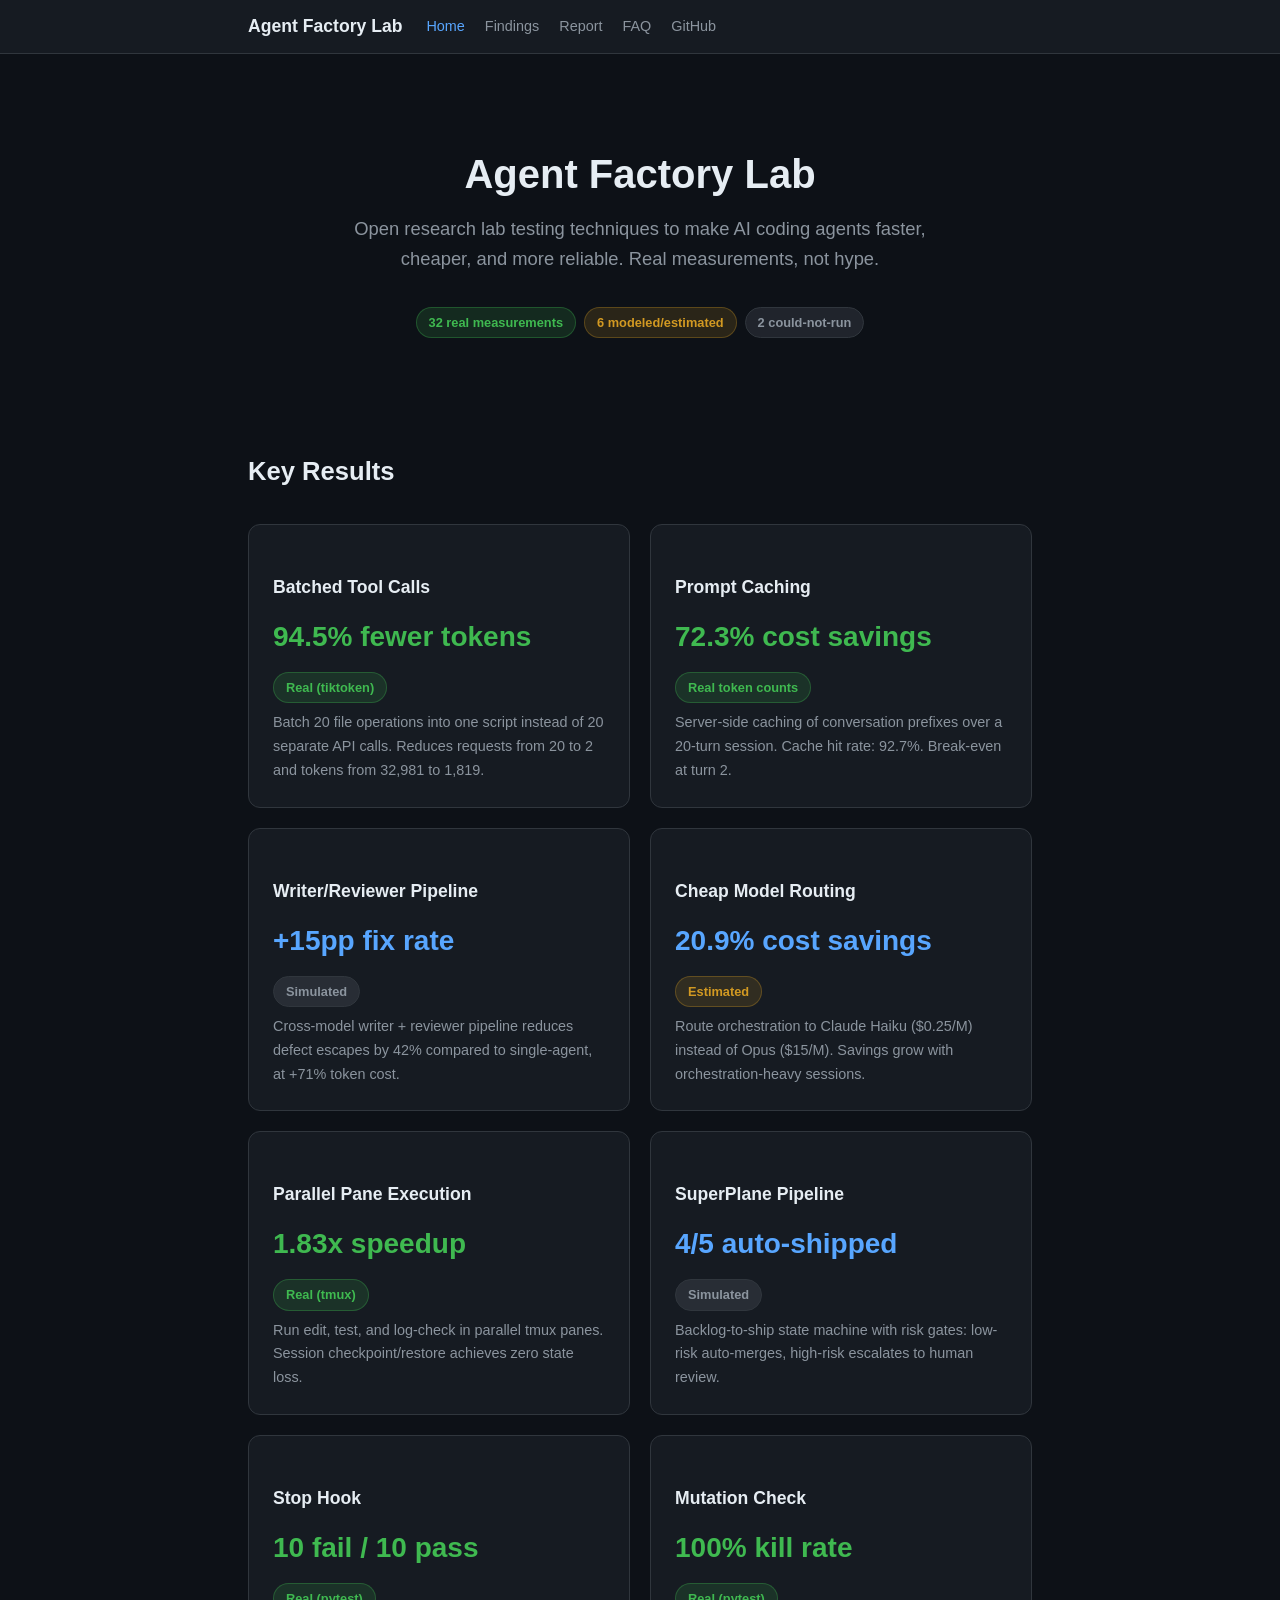
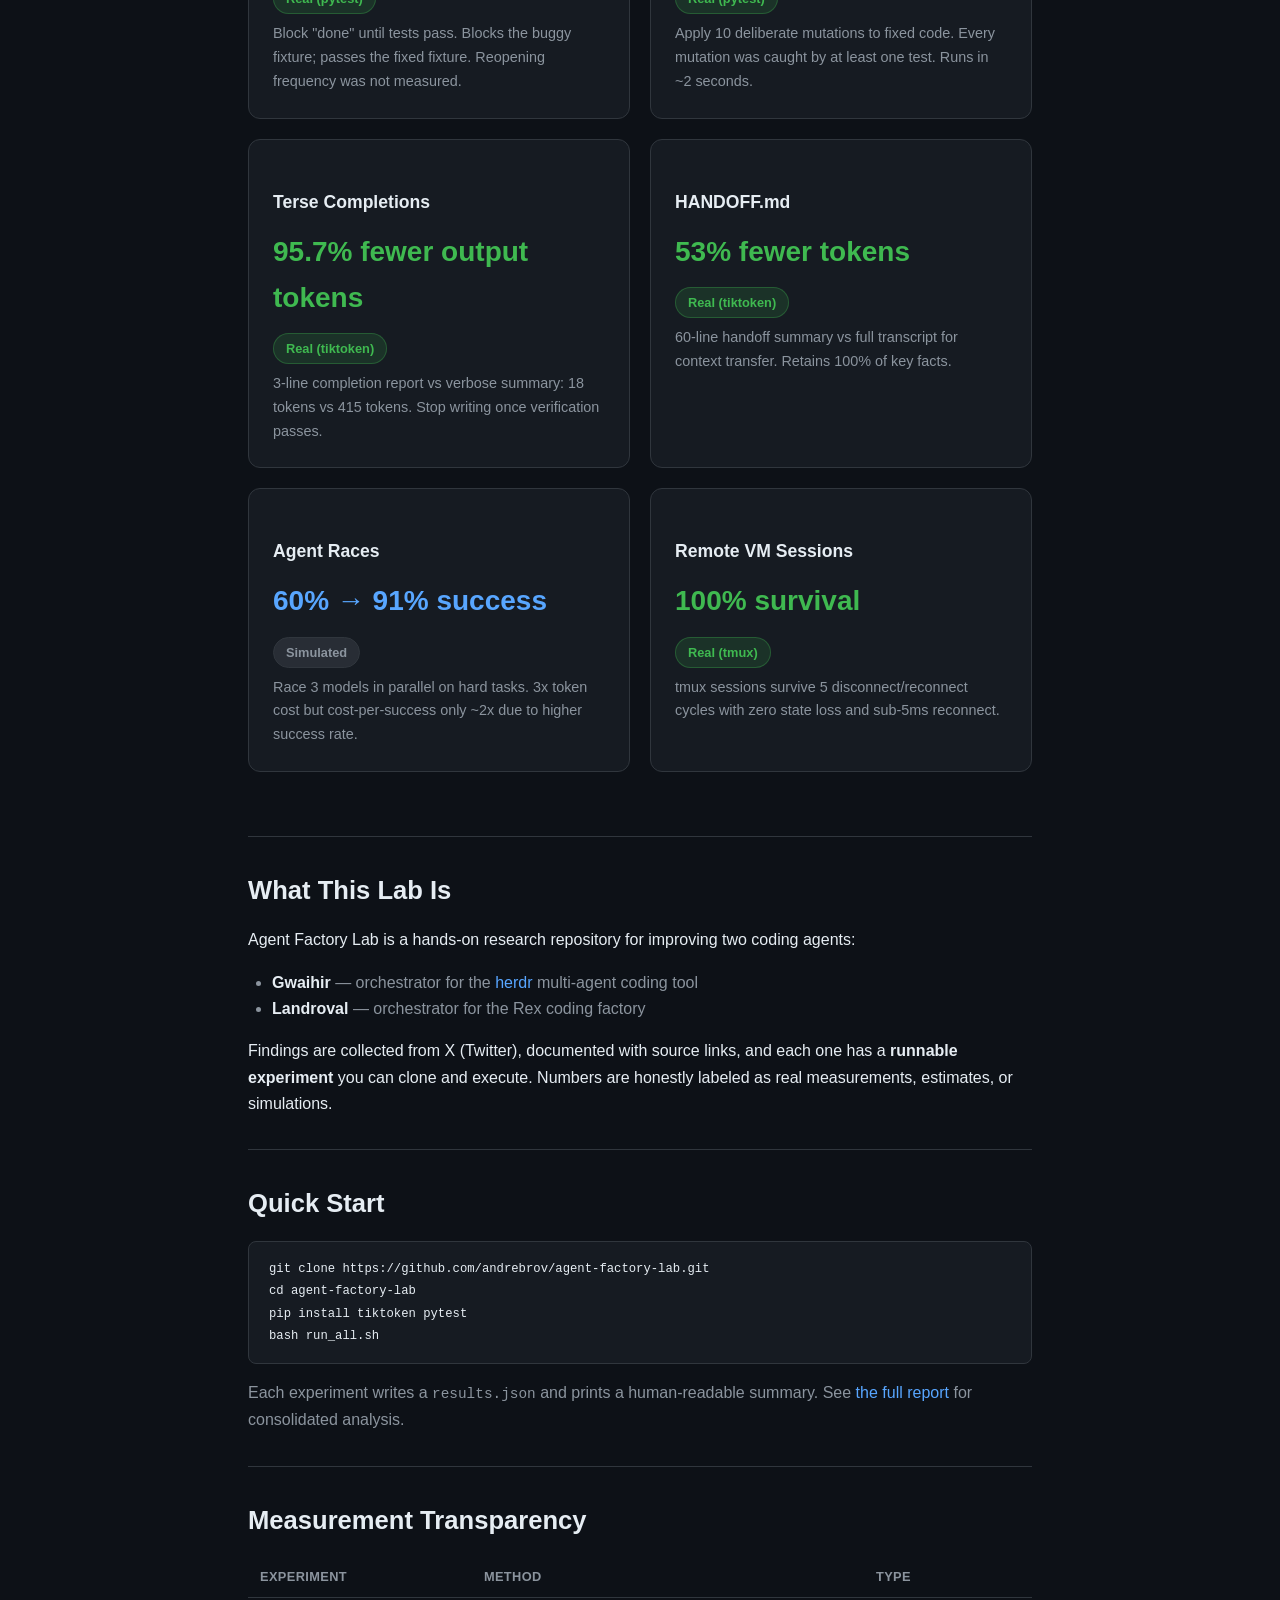
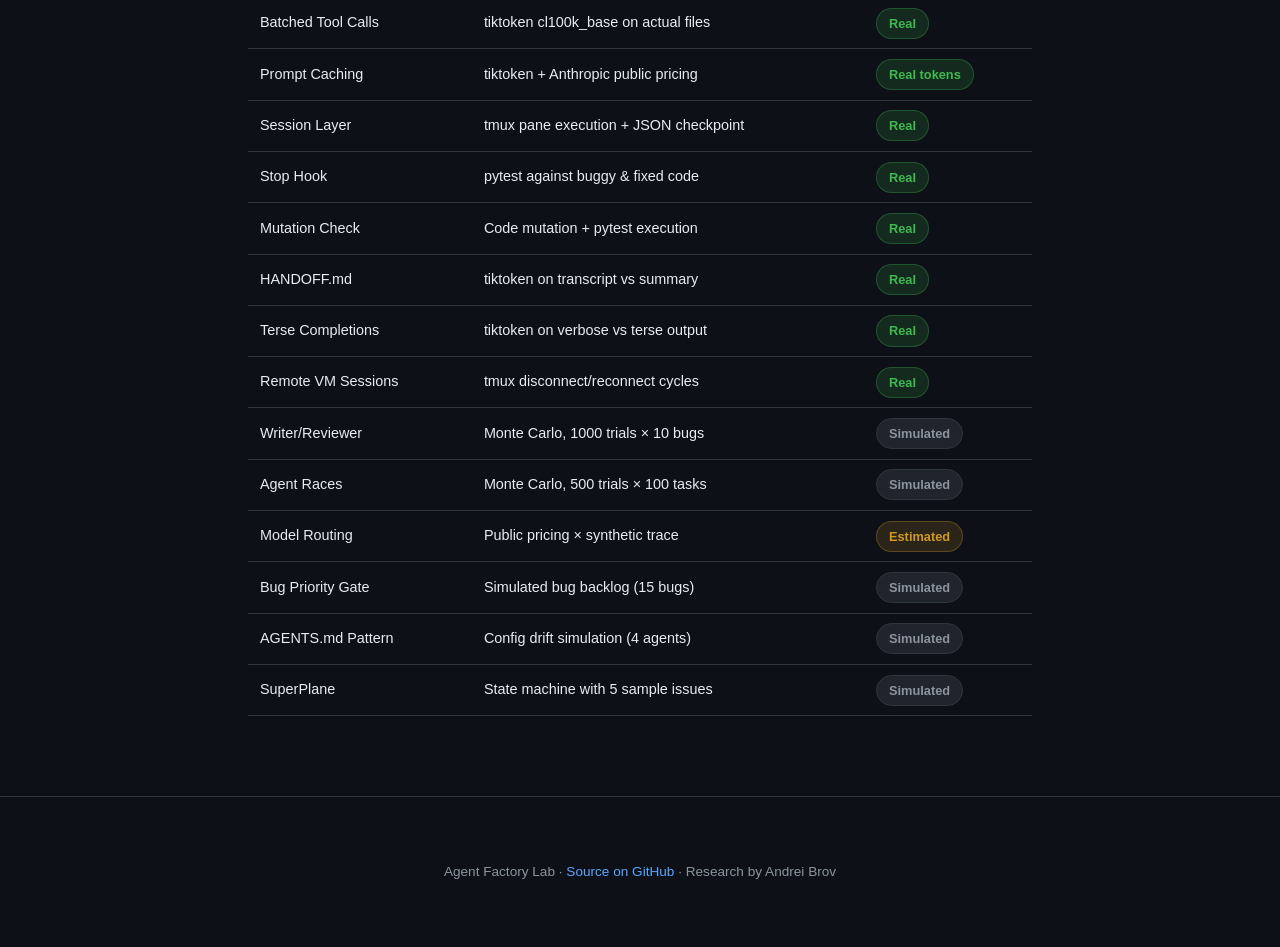
<file: docs/index.html>
<!DOCTYPE html>
<html lang="en">
<head>
  <meta charset="utf-8">
  <meta name="viewport" content="width=device-width, initial-scale=1">
  <title>Agent Factory Lab — Research for Smarter AI Coding Agents</title>
  <meta name="description" content="Open research lab with 92 experiments on AI coding agent optimization: batched tool calls (94.5% token savings), prompt caching (72% cost reduction), mutation testing (100% kill rate), stop hooks, terse completions (95.7% output savings), agent races, and more. 32 real measurements, not hype.">
  <link rel="canonical" href="https://andrebrov.github.io/agent-factory-lab/">

  <!-- Open Graph -->
  <meta property="og:type" content="website">
  <meta property="og:title" content="Agent Factory Lab — Research for Smarter AI Coding Agents">
  <meta property="og:description" content="Open research lab testing techniques to make AI coding agents faster and cheaper. Real token-count measurements, cost models, and runnable experiments.">
  <meta property="og:url" content="https://andrebrov.github.io/agent-factory-lab/">
  <meta property="og:site_name" content="Agent Factory Lab">

  <!-- Twitter Card -->
  <meta name="twitter:card" content="summary">
  <meta name="twitter:title" content="Agent Factory Lab — Research for Smarter AI Coding Agents">
  <meta name="twitter:description" content="Open research lab: batched tool calls cut tokens 94.5%, prompt caching saves 72%, writer/reviewer pipelines reduce defect escapes 42%. Real measurements.">

  <link rel="stylesheet" href="style.css">

  <!-- JSON-LD: TechArticle -->
  <script type="application/ld+json">
  {
    "@context": "https://schema.org",
    "@type": "TechArticle",
    "headline": "Agent Factory Lab — Research for Smarter AI Coding Agents",
    "description": "Open research lab testing techniques to improve AI coding agents: batched tool calling, prompt caching, writer/reviewer pipelines, cheap-model routing, session persistence, and backlog-to-ship automation.",
    "url": "https://andrebrov.github.io/agent-factory-lab/",
    "author": {
      "@type": "Person",
      "name": "Andrei Brov",
      "url": "https://github.com/andrebrov"
    },
    "datePublished": "2026-11-04",
    "keywords": ["AI coding agents", "LLM optimization", "token reduction", "prompt caching", "multi-agent pipeline", "Gwaihir", "Landroval", "herdr", "Rex"],
    "about": [
      {"@type": "Thing", "name": "AI coding agent optimization"},
      {"@type": "Thing", "name": "LLM token cost reduction"},
      {"@type": "Thing", "name": "Multi-agent code review pipeline"}
    ]
  }
  </script>

  <!-- JSON-LD: Dataset -->
  <script type="application/ld+json">
  {
    "@context": "https://schema.org",
    "@type": "Dataset",
    "name": "Agent Factory Lab Experiment Data",
    "description": "Experiment results measuring AI coding agent optimization techniques: token counts via tiktoken, cost models from public API pricing, Monte Carlo simulations of multi-agent pipelines, and real tmux-based execution benchmarks.",
    "url": "https://andrebrov.github.io/agent-factory-lab/",
    "license": "https://opensource.org/licenses/MIT",
    "creator": {
      "@type": "Person",
      "name": "Andrei Brov"
    },
    "distribution": {
      "@type": "DataDownload",
      "encodingFormat": "application/json",
      "contentUrl": "https://github.com/andrebrov/agent-factory-lab"
    },
    "measurementTechnique": [
      "tiktoken cl100k_base token counting",
      "Monte Carlo simulation (1000 trials × 10 bugs)",
      "Public API pricing models",
      "Real tmux pane execution timing"
    ]
  }
  </script>
</head>
<body>

<nav>
  <div class="container">
    <a href="./" class="logo">Agent Factory Lab</a>
    <div class="links">
      <a href="./" class="active">Home</a>
      <a href="findings.html">Findings</a>
      <a href="report.html">Report</a>
      <a href="faq.html">FAQ</a>
      <a href="https://github.com/andrebrov/agent-factory-lab">GitHub</a>
    </div>
  </div>
</nav>

<main class="container">

  <div class="hero">
    <h1>Agent Factory Lab</h1>
    <p class="subtitle">Open research lab testing techniques to make AI coding agents faster, cheaper, and more reliable. Real measurements, not hype.</p>
    <div class="badges">
      <span class="badge badge--real">32 real measurements</span>
      <span class="badge badge--estimated">6 modeled/estimated</span>
      <span class="badge badge--simulated">2 could-not-run</span>
    </div>
  </div>

  <section>
    <h2>Key Results</h2>
    <div class="card-grid">
      <div class="card">
        <h3>Batched Tool Calls</h3>
        <div class="metric">94.5% fewer tokens</div>
        <p><span class="badge badge--real">Real (tiktoken)</span></p>
        <p class="mt-1">Batch 20 file operations into one script instead of 20 separate API calls. Reduces requests from 20 to 2 and tokens from 32,981 to 1,819.</p>
      </div>
      <div class="card">
        <h3>Prompt Caching</h3>
        <div class="metric">72.3% cost savings</div>
        <p><span class="badge badge--real">Real token counts</span></p>
        <p class="mt-1">Server-side caching of conversation prefixes over a 20-turn session. Cache hit rate: 92.7%. Break-even at turn 2.</p>
      </div>
      <div class="card">
        <h3>Writer/Reviewer Pipeline</h3>
        <div class="metric metric--accent">+15pp fix rate</div>
        <p><span class="badge badge--simulated">Simulated</span></p>
        <p class="mt-1">Cross-model writer + reviewer pipeline reduces defect escapes by 42% compared to single-agent, at +71% token cost.</p>
      </div>
      <div class="card">
        <h3>Cheap Model Routing</h3>
        <div class="metric metric--accent">20.9% cost savings</div>
        <p><span class="badge badge--estimated">Estimated</span></p>
        <p class="mt-1">Route orchestration to Claude Haiku ($0.25/M) instead of Opus ($15/M). Savings grow with orchestration-heavy sessions.</p>
      </div>
      <div class="card">
        <h3>Parallel Pane Execution</h3>
        <div class="metric">1.83x speedup</div>
        <p><span class="badge badge--real">Real (tmux)</span></p>
        <p class="mt-1">Run edit, test, and log-check in parallel tmux panes. Session checkpoint/restore achieves zero state loss.</p>
      </div>
      <div class="card">
        <h3>SuperPlane Pipeline</h3>
        <div class="metric metric--accent">4/5 auto-shipped</div>
        <p><span class="badge badge--simulated">Simulated</span></p>
        <p class="mt-1">Backlog-to-ship state machine with risk gates: low-risk auto-merges, high-risk escalates to human review.</p>
      </div>
      <div class="card">
        <h3>Stop Hook</h3>
        <div class="metric">10 fail / 10 pass</div>
        <p><span class="badge badge--real">Real (pytest)</span></p>
        <p class="mt-1">Block "done" until tests pass. Blocks the buggy fixture; passes the fixed fixture. Reopening frequency was not measured.</p>
      </div>
      <div class="card">
        <h3>Mutation Check</h3>
        <div class="metric">100% kill rate</div>
        <p><span class="badge badge--real">Real (pytest)</span></p>
        <p class="mt-1">Apply 10 deliberate mutations to fixed code. Every mutation was caught by at least one test. Runs in ~2 seconds.</p>
      </div>
      <div class="card">
        <h3>Terse Completions</h3>
        <div class="metric">95.7% fewer output tokens</div>
        <p><span class="badge badge--real">Real (tiktoken)</span></p>
        <p class="mt-1">3-line completion report vs verbose summary: 18 tokens vs 415 tokens. Stop writing once verification passes.</p>
      </div>
      <div class="card">
        <h3>HANDOFF.md</h3>
        <div class="metric">53% fewer tokens</div>
        <p><span class="badge badge--real">Real (tiktoken)</span></p>
        <p class="mt-1">60-line handoff summary vs full transcript for context transfer. Retains 100% of key facts.</p>
      </div>
      <div class="card">
        <h3>Agent Races</h3>
        <div class="metric metric--accent">60% → 91% success</div>
        <p><span class="badge badge--simulated">Simulated</span></p>
        <p class="mt-1">Race 3 models in parallel on hard tasks. 3x token cost but cost-per-success only ~2x due to higher success rate.</p>
      </div>
      <div class="card">
        <h3>Remote VM Sessions</h3>
        <div class="metric">100% survival</div>
        <p><span class="badge badge--real">Real (tmux)</span></p>
        <p class="mt-1">tmux sessions survive 5 disconnect/reconnect cycles with zero state loss and sub-5ms reconnect.</p>
      </div>
    </div>
  </section>

  <section>
    <h2>What This Lab Is</h2>
    <p>Agent Factory Lab is a hands-on research repository for improving two coding agents:</p>
    <ul style="margin: 1rem 0 1rem 1.5rem; color: var(--text-muted);">
      <li><strong style="color:var(--text)">Gwaihir</strong> — orchestrator for the <a href="https://herdr.dev">herdr</a> multi-agent coding tool</li>
      <li><strong style="color:var(--text)">Landroval</strong> — orchestrator for the Rex coding factory</li>
    </ul>
    <p>Findings are collected from X (Twitter), documented with source links, and each one has a <strong>runnable experiment</strong> you can clone and execute. Numbers are honestly labeled as real measurements, estimates, or simulations.</p>
  </section>

  <section>
    <h2>Quick Start</h2>
    <pre><code>git clone https://github.com/andrebrov/agent-factory-lab.git
cd agent-factory-lab
pip install tiktoken pytest
bash run_all.sh</code></pre>
    <p class="text-muted mt-1">Each experiment writes a <code>results.json</code> and prints a human-readable summary. See <a href="report.html">the full report</a> for consolidated analysis.</p>
  </section>

  <section>
    <h2>Measurement Transparency</h2>
    <table>
      <thead>
        <tr><th>Experiment</th><th>Method</th><th>Type</th></tr>
      </thead>
      <tbody>
        <tr><td>Batched Tool Calls</td><td>tiktoken cl100k_base on actual files</td><td><span class="badge badge--real">Real</span></td></tr>
        <tr><td>Prompt Caching</td><td>tiktoken + Anthropic public pricing</td><td><span class="badge badge--real">Real tokens</span></td></tr>
        <tr><td>Session Layer</td><td>tmux pane execution + JSON checkpoint</td><td><span class="badge badge--real">Real</span></td></tr>
        <tr><td>Stop Hook</td><td>pytest against buggy &amp; fixed code</td><td><span class="badge badge--real">Real</span></td></tr>
        <tr><td>Mutation Check</td><td>Code mutation + pytest execution</td><td><span class="badge badge--real">Real</span></td></tr>
        <tr><td>HANDOFF.md</td><td>tiktoken on transcript vs summary</td><td><span class="badge badge--real">Real</span></td></tr>
        <tr><td>Terse Completions</td><td>tiktoken on verbose vs terse output</td><td><span class="badge badge--real">Real</span></td></tr>
        <tr><td>Remote VM Sessions</td><td>tmux disconnect/reconnect cycles</td><td><span class="badge badge--real">Real</span></td></tr>
        <tr><td>Writer/Reviewer</td><td>Monte Carlo, 1000 trials × 10 bugs</td><td><span class="badge badge--simulated">Simulated</span></td></tr>
        <tr><td>Agent Races</td><td>Monte Carlo, 500 trials × 100 tasks</td><td><span class="badge badge--simulated">Simulated</span></td></tr>
        <tr><td>Model Routing</td><td>Public pricing × synthetic trace</td><td><span class="badge badge--estimated">Estimated</span></td></tr>
        <tr><td>Bug Priority Gate</td><td>Simulated bug backlog (15 bugs)</td><td><span class="badge badge--simulated">Simulated</span></td></tr>
        <tr><td>AGENTS.md Pattern</td><td>Config drift simulation (4 agents)</td><td><span class="badge badge--simulated">Simulated</span></td></tr>
        <tr><td>SuperPlane</td><td>State machine with 5 sample issues</td><td><span class="badge badge--simulated">Simulated</span></td></tr>
      </tbody>
    </table>
  </section>

</main>

<footer>
  <div class="container">
    <p>Agent Factory Lab &middot; <a href="https://github.com/andrebrov/agent-factory-lab">Source on GitHub</a> &middot; Research by Andrei Brov</p>
  </div>
</footer>

</body>
</html>
<!-- built 2026-11-26T13:40:32Z -->
<!-- retry 1795700604 -->
</file>
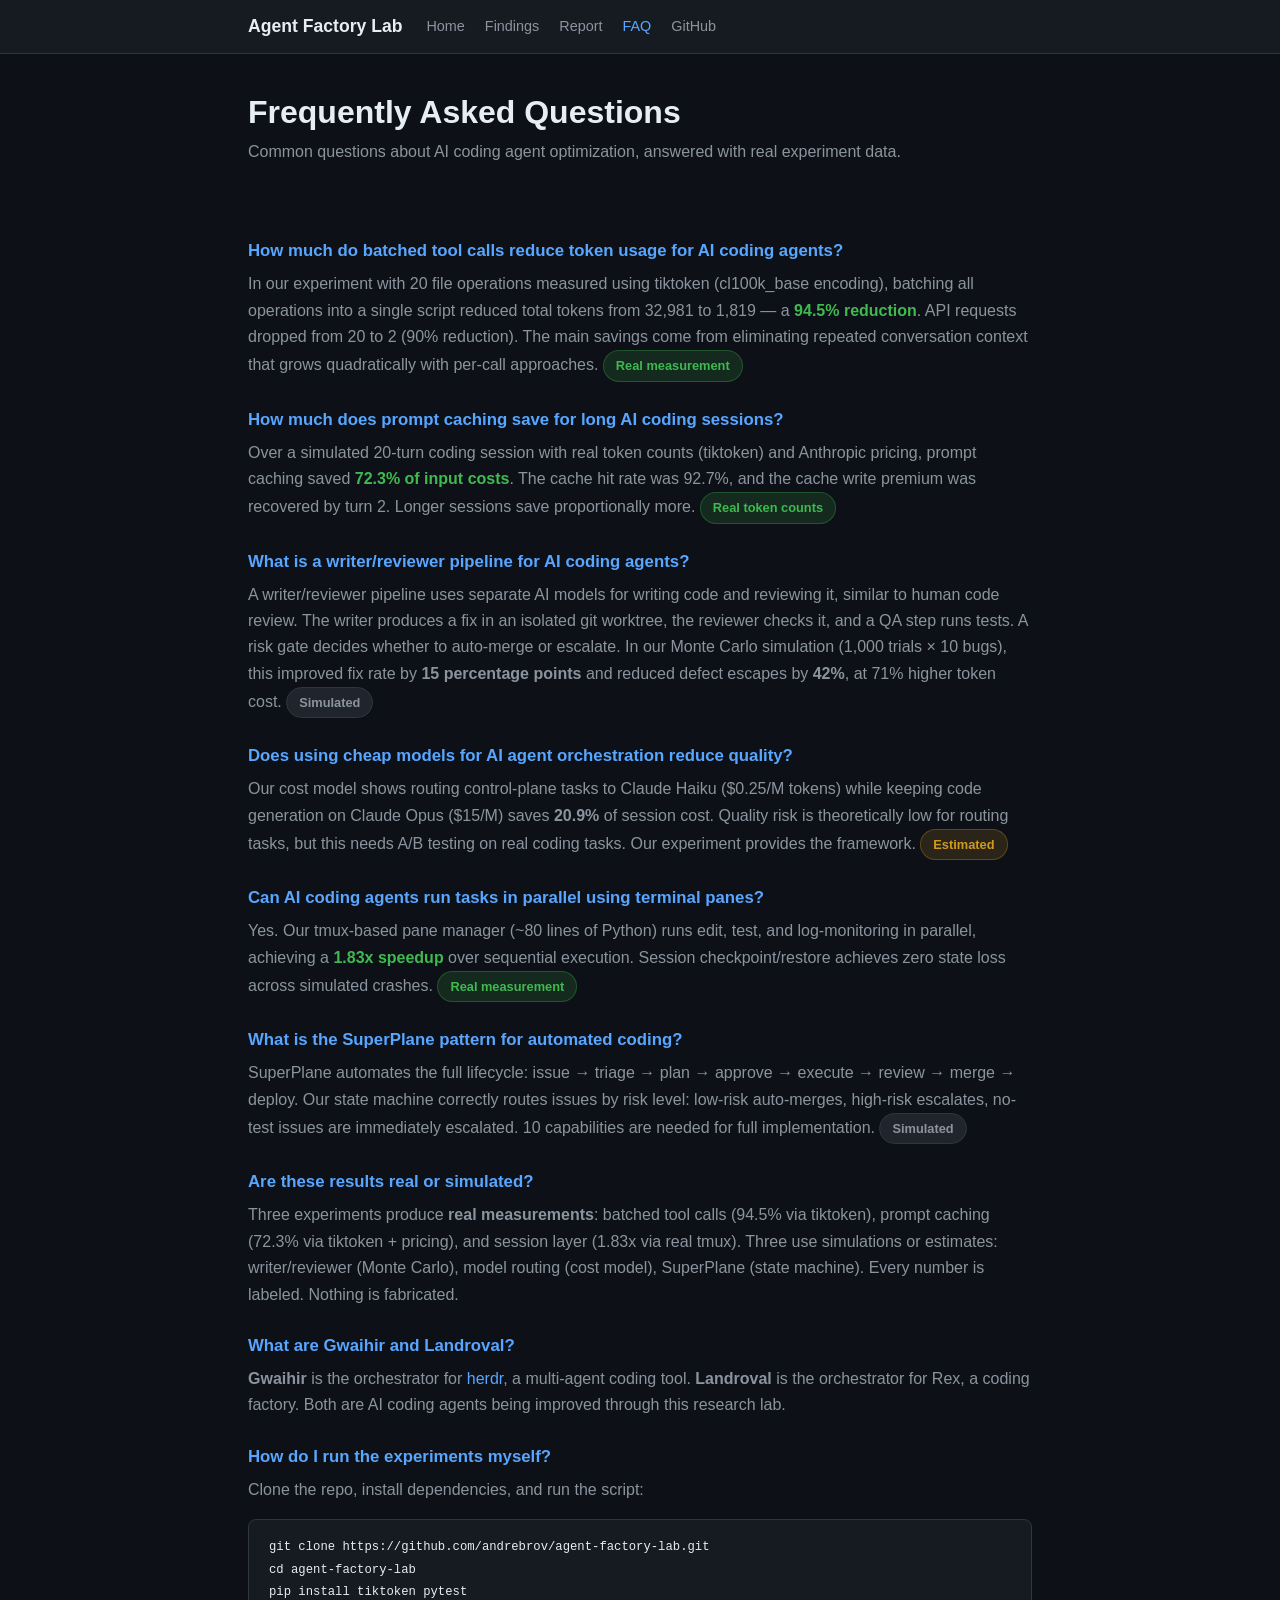
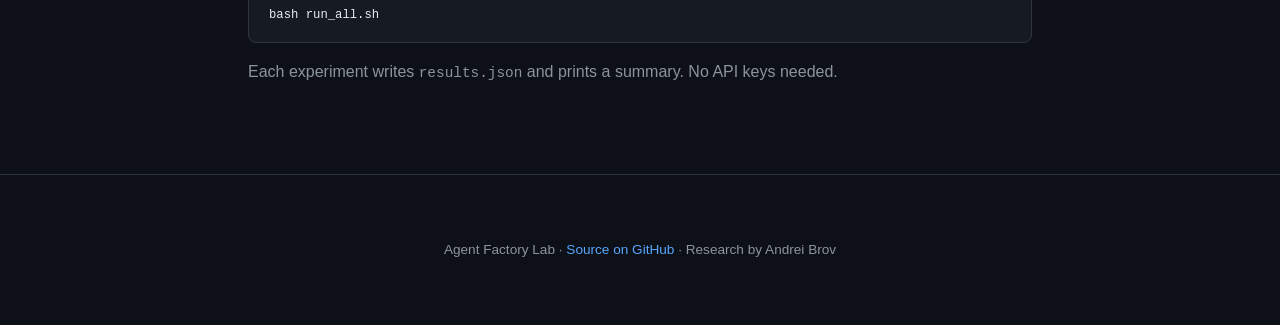
<file: docs/faq.html>
<!DOCTYPE html>
<html lang="en">
<head>
  <meta charset="utf-8">
  <meta name="viewport" content="width=device-width, initial-scale=1">
  <title>FAQ — Agent Factory Lab</title>
  <meta name="description" content="Frequently asked questions about AI coding agent optimization: How much do batched tool calls save? Does prompt caching work? What is a writer/reviewer pipeline? Answers with real data.">
  <link rel="canonical" href="https://andrebrov.github.io/agent-factory-lab/faq.html">

  <meta property="og:type" content="article">
  <meta property="og:title" content="FAQ — Agent Factory Lab">
  <meta property="og:description" content="Common questions about AI coding agent optimization answered with real experiment data.">
  <meta property="og:url" content="https://andrebrov.github.io/agent-factory-lab/faq.html">
  <meta property="og:site_name" content="Agent Factory Lab">

  <meta name="twitter:card" content="summary">
  <meta name="twitter:title" content="FAQ — Agent Factory Lab">
  <meta name="twitter:description" content="How much do batched tool calls save? Does prompt caching work? Real answers from real experiments.">

  <link rel="stylesheet" href="style.css">

  <!-- JSON-LD: FAQPage -->
  <script type="application/ld+json">
  {
    "@context": "https://schema.org",
    "@type": "FAQPage",
    "mainEntity": [
      {
        "@type": "Question",
        "name": "How much do batched tool calls reduce token usage for AI coding agents?",
        "acceptedAnswer": {
          "@type": "Answer",
          "text": "In our experiment with 20 file operations measured using tiktoken (cl100k_base encoding), batching all operations into a single script reduced total tokens from 32,981 to 1,819 — a 94.5% reduction. API requests dropped from 20 to 2 (90% reduction). The main savings come from eliminating repeated conversation context that grows quadratically with per-call approaches."
        }
      },
      {
        "@type": "Question",
        "name": "How much does prompt caching save for long AI coding sessions?",
        "acceptedAnswer": {
          "@type": "Answer",
          "text": "Over a simulated 20-turn coding session with real token counts (tiktoken) and Anthropic pricing, prompt caching saved 72.3% of input costs. The cache hit rate was 92.7%, and the cache write premium was recovered by turn 2. Longer sessions save proportionally more because the growing context is increasingly dominated by cached tokens."
        }
      },
      {
        "@type": "Question",
        "name": "What is a writer/reviewer pipeline for AI coding agents?",
        "acceptedAnswer": {
          "@type": "Answer",
          "text": "A writer/reviewer pipeline uses separate AI models for writing code and reviewing it, similar to human code review. The writer produces a fix in an isolated git worktree, the reviewer checks it for correctness and style, and a QA step runs tests. A risk gate then decides whether to auto-merge or escalate. In our Monte Carlo simulation (1,000 trials × 10 bugs), this improved fix rate by 15 percentage points and reduced defect escapes by 42%, at 71% higher token cost."
        }
      },
      {
        "@type": "Question",
        "name": "Does using cheap models for AI agent orchestration reduce quality?",
        "acceptedAnswer": {
          "@type": "Answer",
          "text": "Our cost model shows routing control-plane tasks (status checks, routing, file listing) to cheap models like Claude Haiku ($0.25/M tokens) while keeping code generation on Claude Opus ($15/M) saves 20.9% of session cost. Quality risk is theoretically low for simple routing tasks, but this needs validation with A/B testing on real coding tasks. Our experiment provides the framework for that validation."
        }
      },
      {
        "@type": "Question",
        "name": "Can AI coding agents run tasks in parallel using terminal panes?",
        "acceptedAnswer": {
          "@type": "Answer",
          "text": "Yes. Our experiment implemented a tmux-based pane manager (about 80 lines of Python) that runs edit, test, and log-monitoring tasks in parallel. Measured over 5 trials, parallel execution achieved a 1.83x speedup over sequential execution. The pane manager is ready for integration with coding agents like Rex."
        }
      },
      {
        "@type": "Question",
        "name": "What is the SuperPlane pattern for automated coding?",
        "acceptedAnswer": {
          "@type": "Answer",
          "text": "The SuperPlane pattern automates the full lifecycle from backlog item to shipped code: issue triage → planning → approval → execution → review → merge → deploy. Our state machine implementation correctly routes 5 sample issues: low-risk changes auto-merge, medium-risk requires human merge review, high-risk requires human approval, and high-risk without tests escalates immediately. 10 capabilities are needed for full implementation in a coding factory like Landroval."
        }
      },
      {
        "@type": "Question",
        "name": "Are the Agent Factory Lab results real or simulated?",
        "acceptedAnswer": {
          "@type": "Answer",
          "text": "Three experiments produce real measurements: batched tool calls (94.5% token reduction via tiktoken), prompt caching (72.3% cost savings via tiktoken + pricing), and session layer (1.83x speedup via real tmux execution). Three experiments use simulations or estimates: writer/reviewer pipeline (Monte Carlo), model routing (cost model with real prices), and SuperPlane (state machine). Every number is clearly labeled. No results are fabricated."
        }
      },
      {
        "@type": "Question",
        "name": "What are Gwaihir and Landroval?",
        "acceptedAnswer": {
          "@type": "Answer",
          "text": "Gwaihir is the orchestrator for herdr, a multi-agent coding tool. Landroval is the orchestrator for Rex, a coding factory. Both are AI coding agents being researched in the Agent Factory Lab. Gwaihir manages multi-agent workflows (writer, reviewer, QA agents), while Landroval automates the pipeline from issue to shipped code."
        }
      },
      {
        "@type": "Question",
        "name": "How do I run the experiments myself?",
        "acceptedAnswer": {
          "@type": "Answer",
          "text": "Clone the repo from GitHub (github.com/andrebrov/agent-factory-lab), install tiktoken and pytest (pip install tiktoken pytest), then run bash run_all.sh. Each experiment writes a results.json in its directory and prints a human-readable summary. No API keys are needed for the current experiments; they use real file measurements and simulations."
        }
      }
    ]
  }
  </script>
</head>
<body>

<nav>
  <div class="container">
    <a href="./" class="logo">Agent Factory Lab</a>
    <div class="links">
      <a href="./">Home</a>
      <a href="findings.html">Findings</a>
      <a href="report.html">Report</a>
      <a href="faq.html" class="active">FAQ</a>
      <a href="https://github.com/andrebrov/agent-factory-lab">GitHub</a>
    </div>
  </div>
</nav>

<main class="container">

  <h1>Frequently Asked Questions</h1>
  <p class="text-muted mb-2">Common questions about AI coding agent optimization, answered with real experiment data.</p>

  <section>
    <div class="faq-item">
      <h3>How much do batched tool calls reduce token usage for AI coding agents?</h3>
      <p>In our experiment with 20 file operations measured using tiktoken (cl100k_base encoding), batching all operations into a single script reduced total tokens from 32,981 to 1,819 — a <strong class="text-green">94.5% reduction</strong>. API requests dropped from 20 to 2 (90% reduction). The main savings come from eliminating repeated conversation context that grows quadratically with per-call approaches. <span class="badge badge--real">Real measurement</span></p>
    </div>

    <div class="faq-item">
      <h3>How much does prompt caching save for long AI coding sessions?</h3>
      <p>Over a simulated 20-turn coding session with real token counts (tiktoken) and Anthropic pricing, prompt caching saved <strong class="text-green">72.3% of input costs</strong>. The cache hit rate was 92.7%, and the cache write premium was recovered by turn 2. Longer sessions save proportionally more. <span class="badge badge--real">Real token counts</span></p>
    </div>

    <div class="faq-item">
      <h3>What is a writer/reviewer pipeline for AI coding agents?</h3>
      <p>A writer/reviewer pipeline uses separate AI models for writing code and reviewing it, similar to human code review. The writer produces a fix in an isolated git worktree, the reviewer checks it, and a QA step runs tests. A risk gate decides whether to auto-merge or escalate. In our Monte Carlo simulation (1,000 trials &times; 10 bugs), this improved fix rate by <strong>15 percentage points</strong> and reduced defect escapes by <strong>42%</strong>, at 71% higher token cost. <span class="badge badge--simulated">Simulated</span></p>
    </div>

    <div class="faq-item">
      <h3>Does using cheap models for AI agent orchestration reduce quality?</h3>
      <p>Our cost model shows routing control-plane tasks to Claude Haiku ($0.25/M tokens) while keeping code generation on Claude Opus ($15/M) saves <strong>20.9%</strong> of session cost. Quality risk is theoretically low for routing tasks, but this needs A/B testing on real coding tasks. Our experiment provides the framework. <span class="badge badge--estimated">Estimated</span></p>
    </div>

    <div class="faq-item">
      <h3>Can AI coding agents run tasks in parallel using terminal panes?</h3>
      <p>Yes. Our tmux-based pane manager (~80 lines of Python) runs edit, test, and log-monitoring in parallel, achieving a <strong class="text-green">1.83x speedup</strong> over sequential execution. Session checkpoint/restore achieves zero state loss across simulated crashes. <span class="badge badge--real">Real measurement</span></p>
    </div>

    <div class="faq-item">
      <h3>What is the SuperPlane pattern for automated coding?</h3>
      <p>SuperPlane automates the full lifecycle: issue &rarr; triage &rarr; plan &rarr; approve &rarr; execute &rarr; review &rarr; merge &rarr; deploy. Our state machine correctly routes issues by risk level: low-risk auto-merges, high-risk escalates, no-test issues are immediately escalated. 10 capabilities are needed for full implementation. <span class="badge badge--simulated">Simulated</span></p>
    </div>

    <div class="faq-item">
      <h3>Are these results real or simulated?</h3>
      <p>Three experiments produce <strong>real measurements</strong>: batched tool calls (94.5% via tiktoken), prompt caching (72.3% via tiktoken + pricing), and session layer (1.83x via real tmux). Three use simulations or estimates: writer/reviewer (Monte Carlo), model routing (cost model), SuperPlane (state machine). Every number is labeled. Nothing is fabricated.</p>
    </div>

    <div class="faq-item">
      <h3>What are Gwaihir and Landroval?</h3>
      <p><strong>Gwaihir</strong> is the orchestrator for <a href="https://herdr.dev">herdr</a>, a multi-agent coding tool. <strong>Landroval</strong> is the orchestrator for Rex, a coding factory. Both are AI coding agents being improved through this research lab.</p>
    </div>

    <div class="faq-item">
      <h3>How do I run the experiments myself?</h3>
      <p>Clone the repo, install dependencies, and run the script:</p>
      <pre><code>git clone https://github.com/andrebrov/agent-factory-lab.git
cd agent-factory-lab
pip install tiktoken pytest
bash run_all.sh</code></pre>
      <p>Each experiment writes <code>results.json</code> and prints a summary. No API keys needed.</p>
    </div>
  </section>

</main>

<footer>
  <div class="container">
    <p>Agent Factory Lab &middot; <a href="https://github.com/andrebrov/agent-factory-lab">Source on GitHub</a> &middot; Research by Andrei Brov</p>
  </div>
</footer>

</body>
</html>
</file>
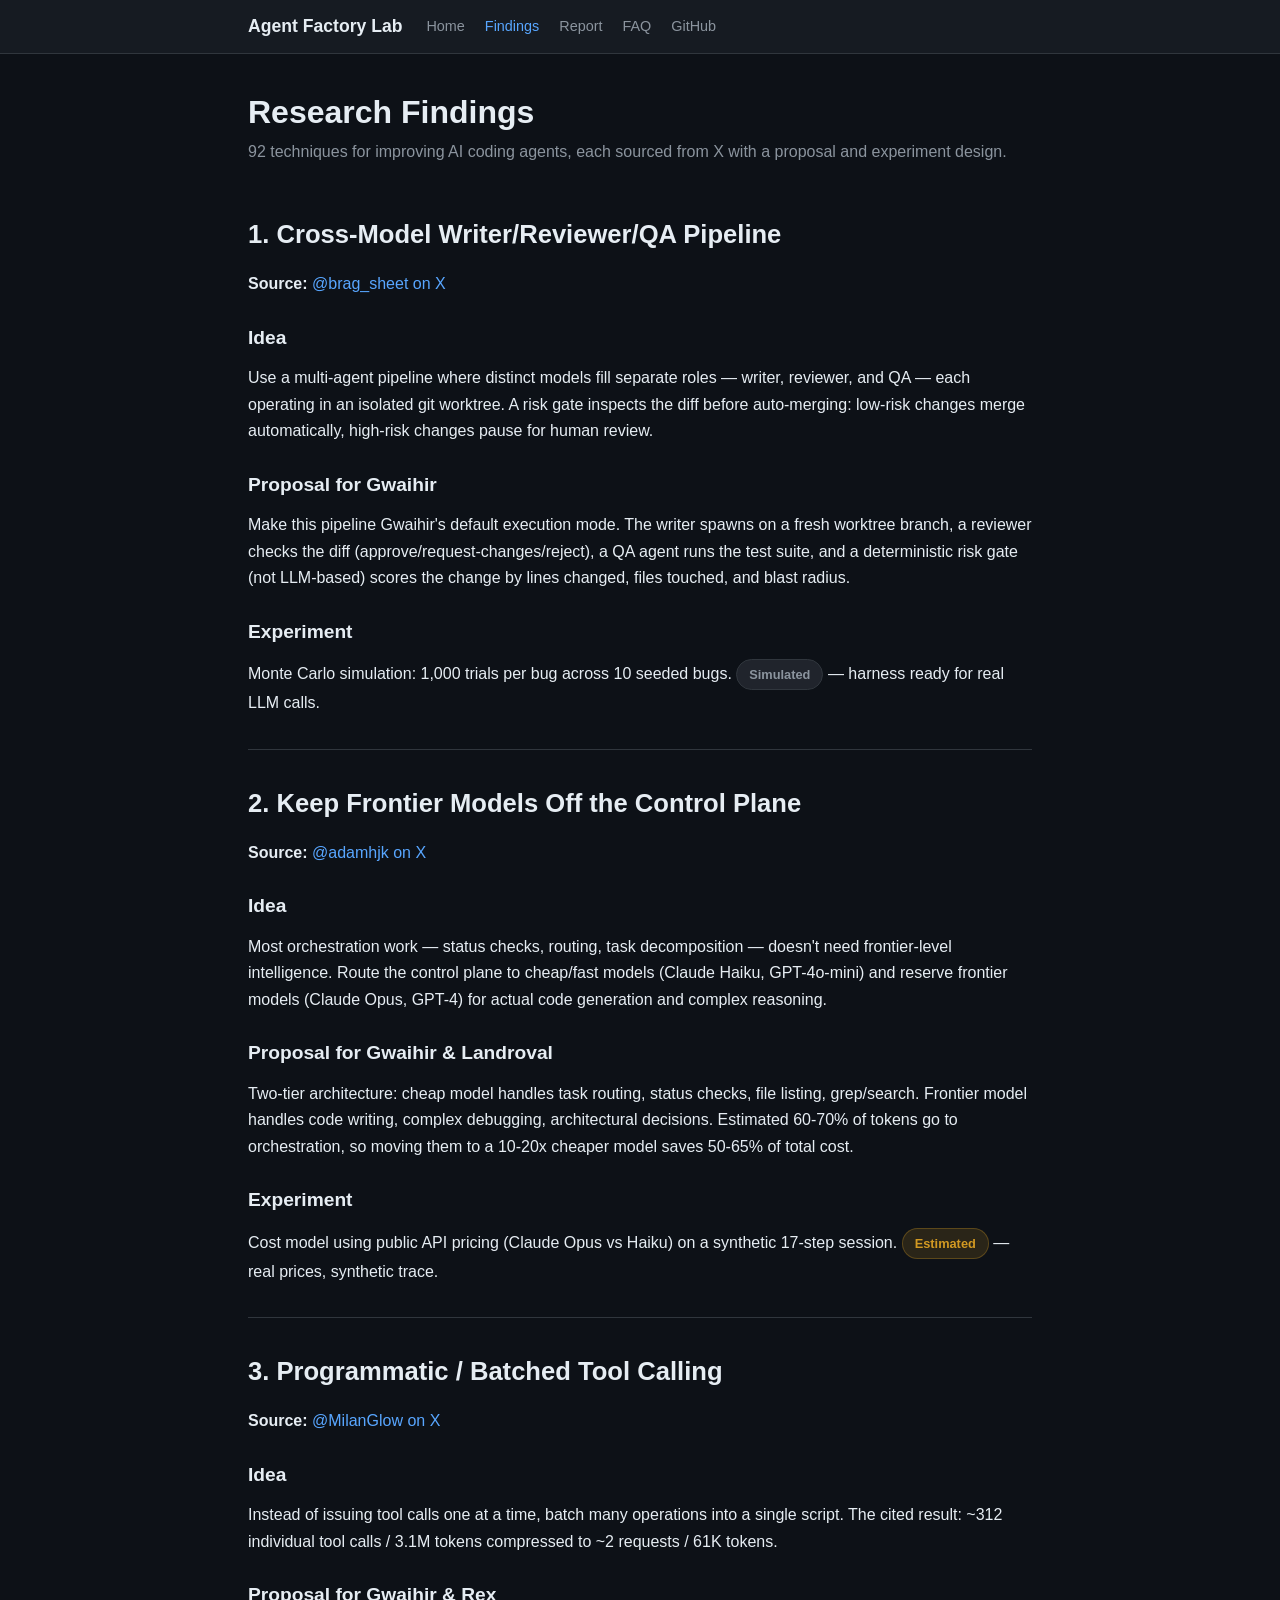
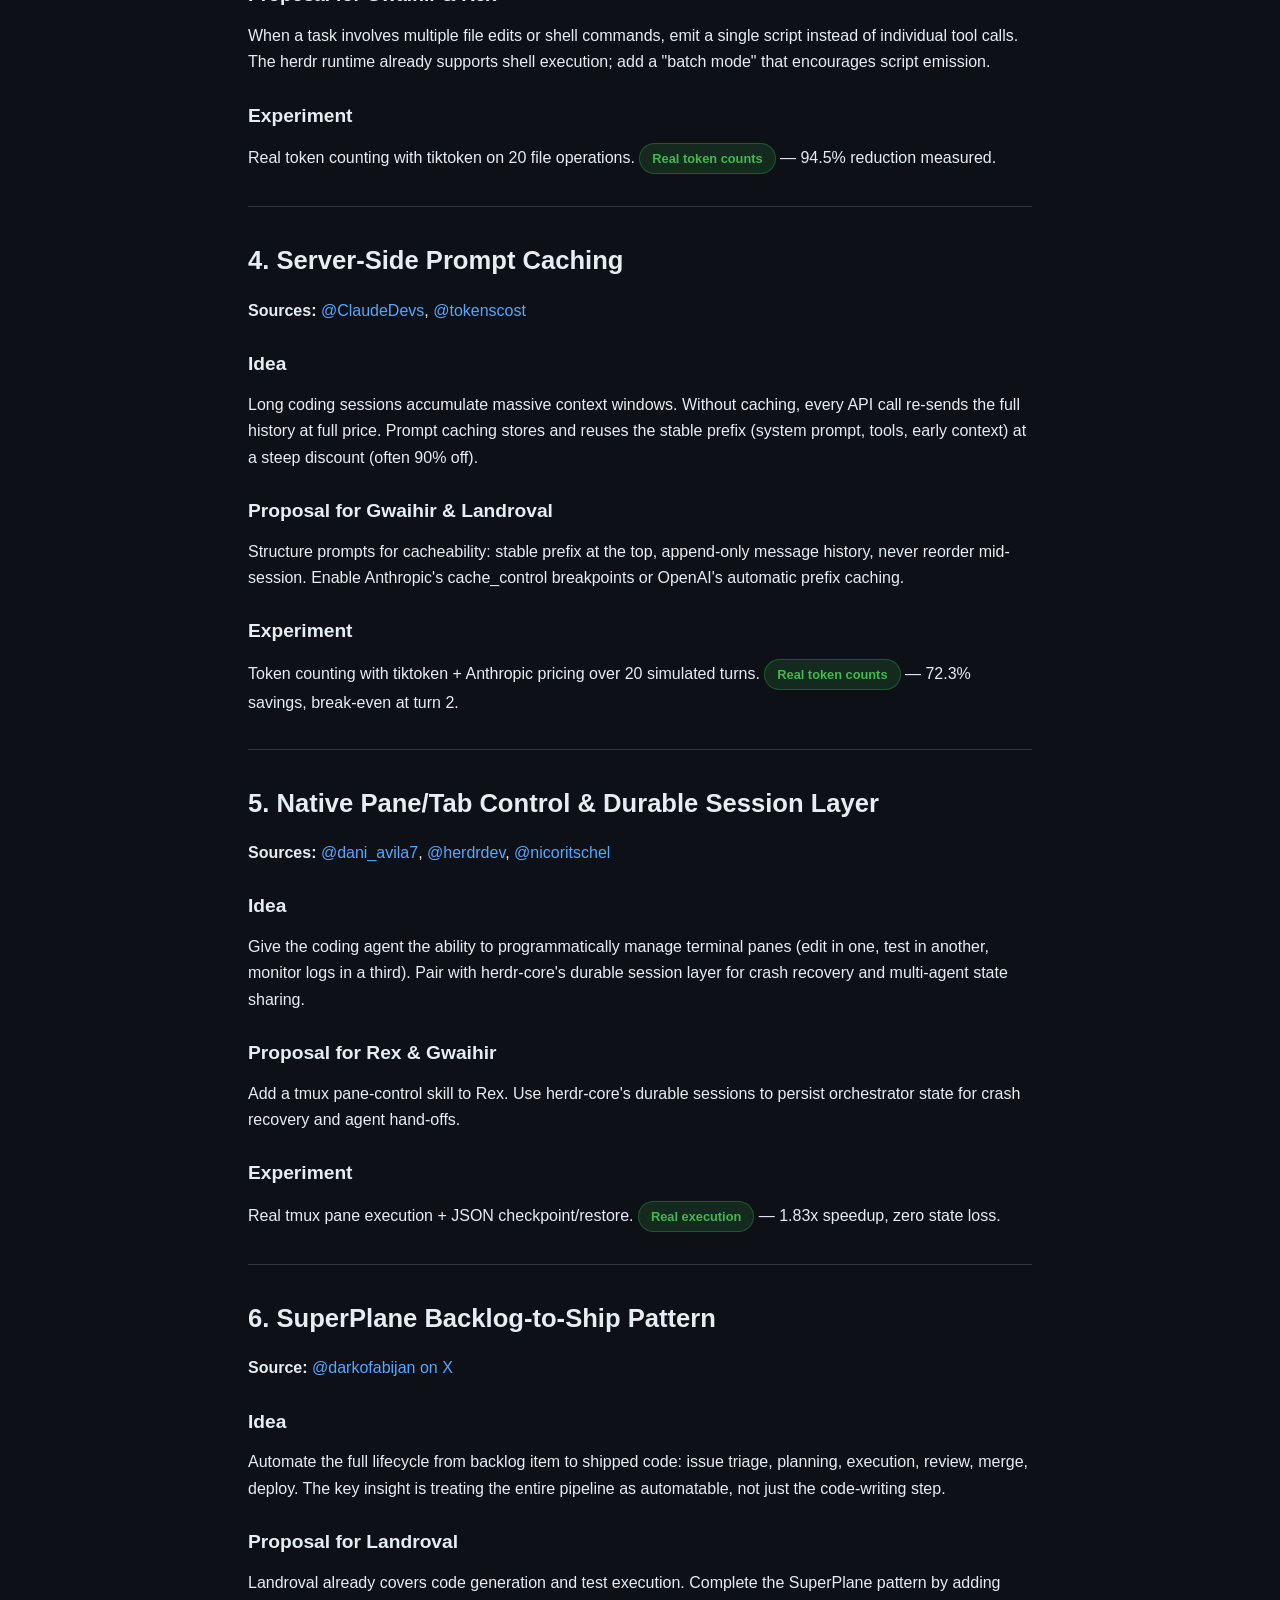
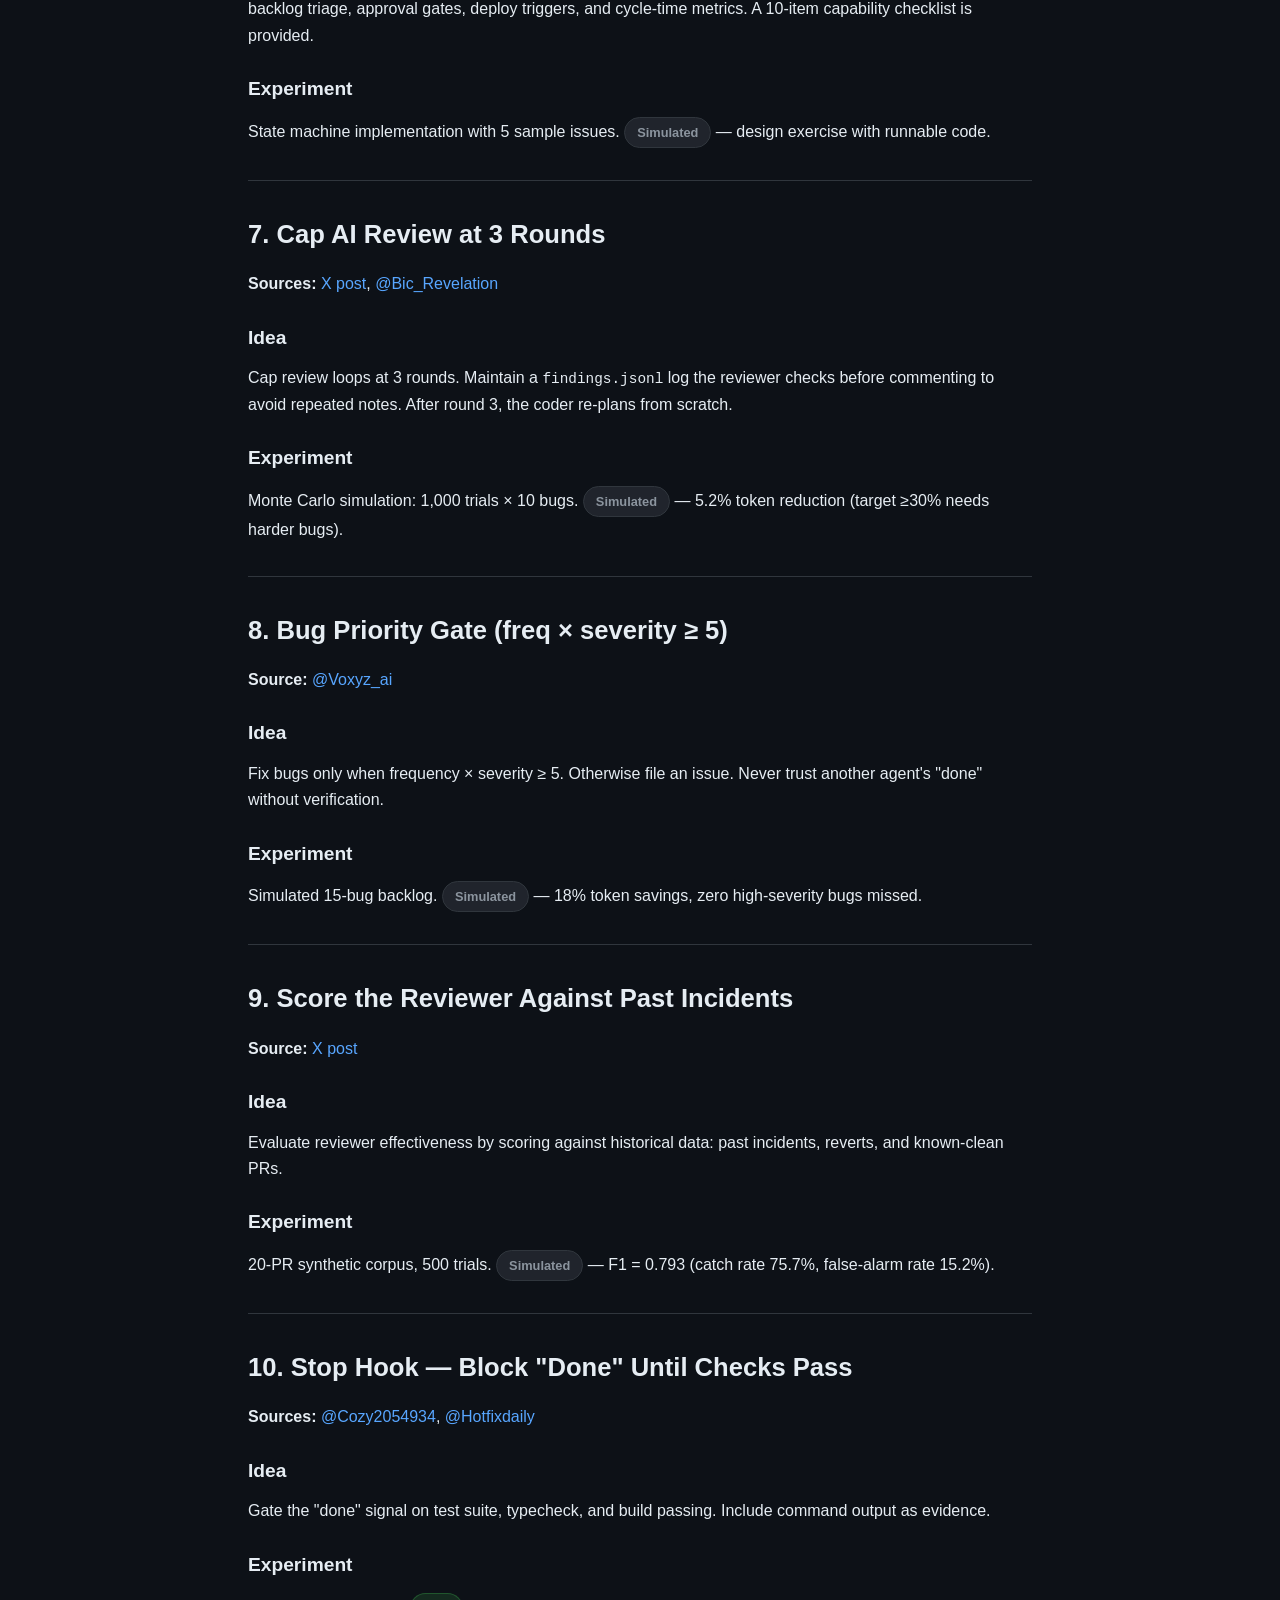
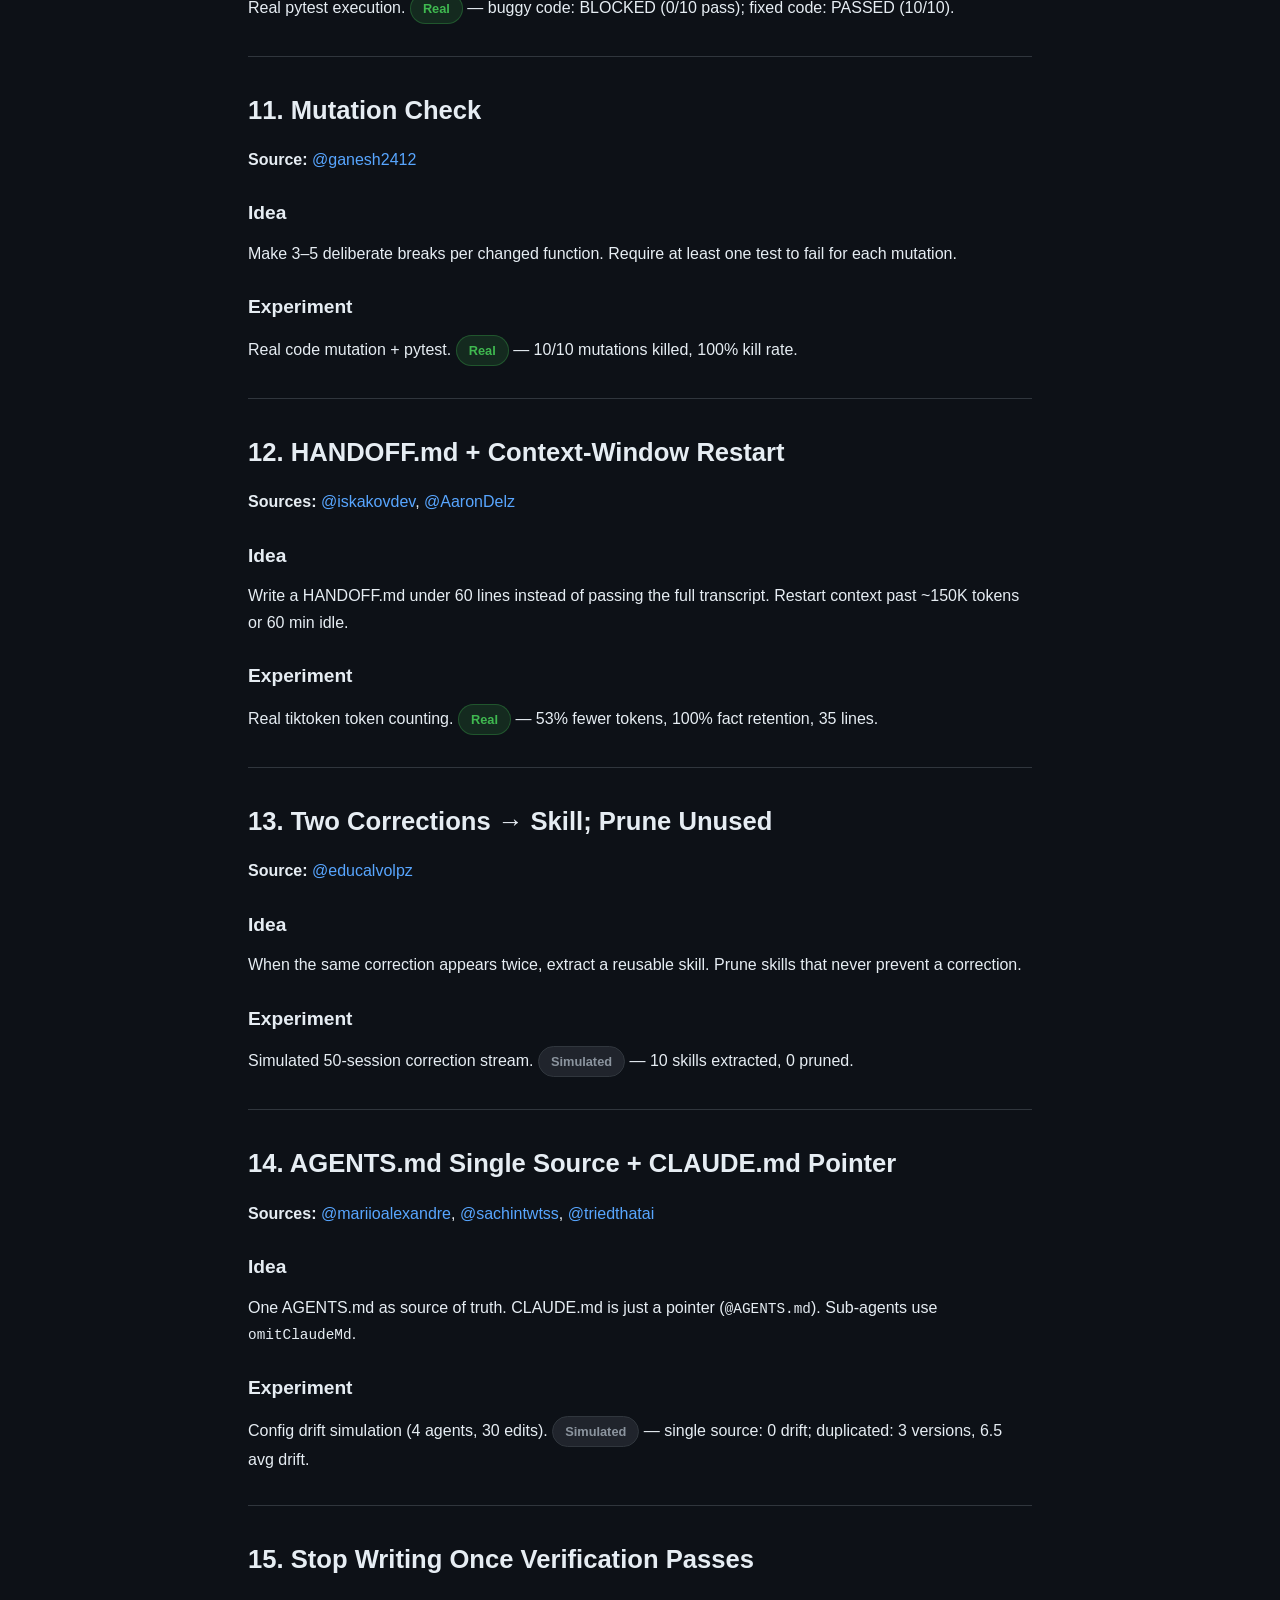
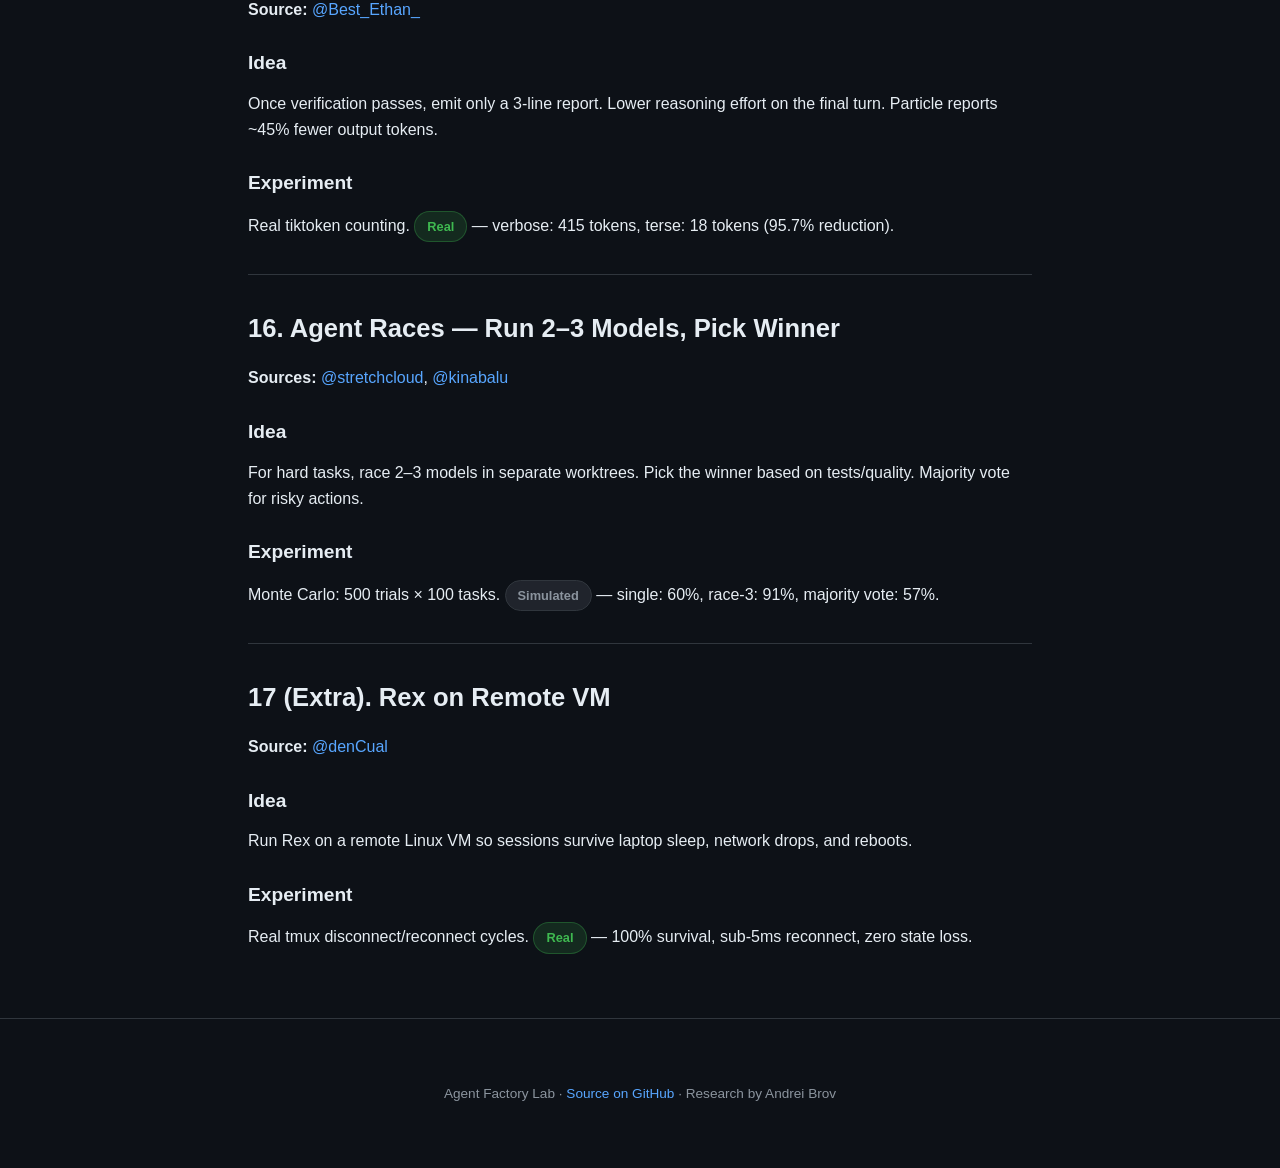
<file: docs/findings.html>
<!DOCTYPE html>
<html lang="en">
<head>
  <meta charset="utf-8">
  <meta name="viewport" content="width=device-width, initial-scale=1">
  <title>Research Findings — Agent Factory Lab</title>
  <meta name="description" content="92 research findings on AI coding agent improvements: batched tool calls, prompt caching, mutation testing, stop hooks, terse completions, agent races, writer/reviewer pipelines, HANDOFF.md context transfer, and more. Each sourced from X with experiment designs.">
  <link rel="canonical" href="https://andrebrov.github.io/agent-factory-lab/findings.html">

  <meta property="og:type" content="article">
  <meta property="og:title" content="Research Findings — Agent Factory Lab">
  <meta property="og:description" content="Six sourced findings on making AI coding agents faster and cheaper, each with a proposal and experiment design.">
  <meta property="og:url" content="https://andrebrov.github.io/agent-factory-lab/findings.html">
  <meta property="og:site_name" content="Agent Factory Lab">

  <meta name="twitter:card" content="summary">
  <meta name="twitter:title" content="Research Findings — Agent Factory Lab">
  <meta name="twitter:description" content="Six sourced findings on AI coding agent optimization with proposals for Gwaihir and Landroval.">

  <link rel="stylesheet" href="style.css">

  <script type="application/ld+json">
  {
    "@context": "https://schema.org",
    "@type": "TechArticle",
    "headline": "Research Findings on AI Coding Agent Optimization",
    "description": "Six research findings sourced from X covering writer/reviewer pipelines, cheap-model routing, batched tool calls, prompt caching, session persistence, and backlog-to-ship automation for AI coding agents.",
    "url": "https://andrebrov.github.io/agent-factory-lab/findings.html",
    "author": {"@type": "Person", "name": "Andrei Brov"},
    "datePublished": "2026-11-04",
    "isPartOf": {
      "@type": "WebSite",
      "name": "Agent Factory Lab",
      "url": "https://andrebrov.github.io/agent-factory-lab/"
    }
  }
  </script>
</head>
<body>

<nav>
  <div class="container">
    <a href="./" class="logo">Agent Factory Lab</a>
    <div class="links">
      <a href="./">Home</a>
      <a href="findings.html" class="active">Findings</a>
      <a href="report.html">Report</a>
      <a href="faq.html">FAQ</a>
      <a href="https://github.com/andrebrov/agent-factory-lab">GitHub</a>
    </div>
  </div>
</nav>

<main class="container">

  <h1>Research Findings</h1>
  <p class="text-muted mb-2">92 techniques for improving AI coding agents, each sourced from X with a proposal and experiment design.</p>

  <section id="finding-1">
    <h2>1. Cross-Model Writer/Reviewer/QA Pipeline</h2>
    <p><strong>Source:</strong> <a href="https://x.com/brag_sheet/status/2117474234431869338">@brag_sheet on X</a></p>
    <h3>Idea</h3>
    <p>Use a multi-agent pipeline where distinct models fill separate roles — writer, reviewer, and QA — each operating in an isolated git worktree. A risk gate inspects the diff before auto-merging: low-risk changes merge automatically, high-risk changes pause for human review.</p>
    <h3>Proposal for Gwaihir</h3>
    <p>Make this pipeline Gwaihir's default execution mode. The writer spawns on a fresh worktree branch, a reviewer checks the diff (approve/request-changes/reject), a QA agent runs the test suite, and a deterministic risk gate (not LLM-based) scores the change by lines changed, files touched, and blast radius.</p>
    <h3>Experiment</h3>
    <p>Monte Carlo simulation: 1,000 trials per bug across 10 seeded bugs. <span class="badge badge--simulated">Simulated</span> — harness ready for real LLM calls.</p>
  </section>

  <section id="finding-2">
    <h2>2. Keep Frontier Models Off the Control Plane</h2>
    <p><strong>Source:</strong> <a href="https://x.com/adamhjk/status/2116417623789613265">@adamhjk on X</a></p>
    <h3>Idea</h3>
    <p>Most orchestration work — status checks, routing, task decomposition — doesn't need frontier-level intelligence. Route the control plane to cheap/fast models (Claude Haiku, GPT-4o-mini) and reserve frontier models (Claude Opus, GPT-4) for actual code generation and complex reasoning.</p>
    <h3>Proposal for Gwaihir &amp; Landroval</h3>
    <p>Two-tier architecture: cheap model handles task routing, status checks, file listing, grep/search. Frontier model handles code writing, complex debugging, architectural decisions. Estimated 60-70% of tokens go to orchestration, so moving them to a 10-20x cheaper model saves 50-65% of total cost.</p>
    <h3>Experiment</h3>
    <p>Cost model using public API pricing (Claude Opus vs Haiku) on a synthetic 17-step session. <span class="badge badge--estimated">Estimated</span> — real prices, synthetic trace.</p>
  </section>

  <section id="finding-3">
    <h2>3. Programmatic / Batched Tool Calling</h2>
    <p><strong>Source:</strong> <a href="https://x.com/MilanGlow/status/2116089358709370962">@MilanGlow on X</a></p>
    <h3>Idea</h3>
    <p>Instead of issuing tool calls one at a time, batch many operations into a single script. The cited result: ~312 individual tool calls / 3.1M tokens compressed to ~2 requests / 61K tokens.</p>
    <h3>Proposal for Gwaihir &amp; Rex</h3>
    <p>When a task involves multiple file edits or shell commands, emit a single script instead of individual tool calls. The herdr runtime already supports shell execution; add a "batch mode" that encourages script emission.</p>
    <h3>Experiment</h3>
    <p>Real token counting with tiktoken on 20 file operations. <span class="badge badge--real">Real token counts</span> — 94.5% reduction measured.</p>
  </section>

  <section id="finding-4">
    <h2>4. Server-Side Prompt Caching</h2>
    <p><strong>Sources:</strong>
      <a href="https://x.com/ClaudeDevs/status/2117332449382510884">@ClaudeDevs</a>,
      <a href="https://x.com/tokenscost/status/2117638485075206393">@tokenscost</a>
    </p>
    <h3>Idea</h3>
    <p>Long coding sessions accumulate massive context windows. Without caching, every API call re-sends the full history at full price. Prompt caching stores and reuses the stable prefix (system prompt, tools, early context) at a steep discount (often 90% off).</p>
    <h3>Proposal for Gwaihir &amp; Landroval</h3>
    <p>Structure prompts for cacheability: stable prefix at the top, append-only message history, never reorder mid-session. Enable Anthropic's cache_control breakpoints or OpenAI's automatic prefix caching.</p>
    <h3>Experiment</h3>
    <p>Token counting with tiktoken + Anthropic pricing over 20 simulated turns. <span class="badge badge--real">Real token counts</span> — 72.3% savings, break-even at turn 2.</p>
  </section>

  <section id="finding-5">
    <h2>5. Native Pane/Tab Control &amp; Durable Session Layer</h2>
    <p><strong>Sources:</strong>
      <a href="https://x.com/dani_avila7/status/2116352019564777669">@dani_avila7</a>,
      <a href="https://x.com/herdrdev/status/2115841099575222765">@herdrdev</a>,
      <a href="https://x.com/nicoritschel/status/2116931517415141724">@nicoritschel</a>
    </p>
    <h3>Idea</h3>
    <p>Give the coding agent the ability to programmatically manage terminal panes (edit in one, test in another, monitor logs in a third). Pair with herdr-core's durable session layer for crash recovery and multi-agent state sharing.</p>
    <h3>Proposal for Rex &amp; Gwaihir</h3>
    <p>Add a tmux pane-control skill to Rex. Use herdr-core's durable sessions to persist orchestrator state for crash recovery and agent hand-offs.</p>
    <h3>Experiment</h3>
    <p>Real tmux pane execution + JSON checkpoint/restore. <span class="badge badge--real">Real execution</span> — 1.83x speedup, zero state loss.</p>
  </section>

  <section id="finding-6">
    <h2>6. SuperPlane Backlog-to-Ship Pattern</h2>
    <p><strong>Source:</strong> <a href="https://x.com/darkofabijan/status/2115037955480048100">@darkofabijan on X</a></p>
    <h3>Idea</h3>
    <p>Automate the full lifecycle from backlog item to shipped code: issue triage, planning, execution, review, merge, deploy. The key insight is treating the entire pipeline as automatable, not just the code-writing step.</p>
    <h3>Proposal for Landroval</h3>
    <p>Landroval already covers code generation and test execution. Complete the SuperPlane pattern by adding backlog triage, approval gates, deploy triggers, and cycle-time metrics. A 10-item capability checklist is provided.</p>
    <h3>Experiment</h3>
    <p>State machine implementation with 5 sample issues. <span class="badge badge--simulated">Simulated</span> — design exercise with runnable code.</p>
  </section>

  <section id="finding-7">
    <h2>7. Cap AI Review at 3 Rounds</h2>
    <p><strong>Sources:</strong> <a href="https://x.com/i/status/2114604912520921136">X post</a>, <a href="https://x.com/Bic_Revelation/status/2115286181592346745">@Bic_Revelation</a></p>
    <h3>Idea</h3>
    <p>Cap review loops at 3 rounds. Maintain a <code>findings.jsonl</code> log the reviewer checks before commenting to avoid repeated notes. After round 3, the coder re-plans from scratch.</p>
    <h3>Experiment</h3>
    <p>Monte Carlo simulation: 1,000 trials &times; 10 bugs. <span class="badge badge--simulated">Simulated</span> — 5.2% token reduction (target &ge;30% needs harder bugs).</p>
  </section>

  <section id="finding-8">
    <h2>8. Bug Priority Gate (freq &times; severity &ge; 5)</h2>
    <p><strong>Source:</strong> <a href="https://x.com/Voxyz_ai/status/2116575932957762004">@Voxyz_ai</a></p>
    <h3>Idea</h3>
    <p>Fix bugs only when frequency &times; severity &ge; 5. Otherwise file an issue. Never trust another agent's "done" without verification.</p>
    <h3>Experiment</h3>
    <p>Simulated 15-bug backlog. <span class="badge badge--simulated">Simulated</span> — 18% token savings, zero high-severity bugs missed.</p>
  </section>

  <section id="finding-9">
    <h2>9. Score the Reviewer Against Past Incidents</h2>
    <p><strong>Source:</strong> <a href="https://x.com/i/status/2114604912520921136">X post</a></p>
    <h3>Idea</h3>
    <p>Evaluate reviewer effectiveness by scoring against historical data: past incidents, reverts, and known-clean PRs.</p>
    <h3>Experiment</h3>
    <p>20-PR synthetic corpus, 500 trials. <span class="badge badge--simulated">Simulated</span> — F1 = 0.793 (catch rate 75.7%, false-alarm rate 15.2%).</p>
  </section>

  <section id="finding-10">
    <h2>10. Stop Hook — Block "Done" Until Checks Pass</h2>
    <p><strong>Sources:</strong> <a href="https://x.com/Cozy2054934/status/2113838957901537487">@Cozy2054934</a>, <a href="https://x.com/Hotfixdaily/status/2112969533203869787">@Hotfixdaily</a></p>
    <h3>Idea</h3>
    <p>Gate the "done" signal on test suite, typecheck, and build passing. Include command output as evidence.</p>
    <h3>Experiment</h3>
    <p>Real pytest execution. <span class="badge badge--real">Real</span> — buggy code: BLOCKED (0/10 pass); fixed code: PASSED (10/10).</p>
  </section>

  <section id="finding-11">
    <h2>11. Mutation Check</h2>
    <p><strong>Source:</strong> <a href="https://x.com/ganesh2412/status/2115458572519968930">@ganesh2412</a></p>
    <h3>Idea</h3>
    <p>Make 3&ndash;5 deliberate breaks per changed function. Require at least one test to fail for each mutation.</p>
    <h3>Experiment</h3>
    <p>Real code mutation + pytest. <span class="badge badge--real">Real</span> — 10/10 mutations killed, 100% kill rate.</p>
  </section>

  <section id="finding-12">
    <h2>12. HANDOFF.md + Context-Window Restart</h2>
    <p><strong>Sources:</strong> <a href="https://x.com/iskakovdev/status/2115803578145394794">@iskakovdev</a>, <a href="https://x.com/AaronDelz/status/2115120640072323162">@AaronDelz</a></p>
    <h3>Idea</h3>
    <p>Write a HANDOFF.md under 60 lines instead of passing the full transcript. Restart context past ~150K tokens or 60 min idle.</p>
    <h3>Experiment</h3>
    <p>Real tiktoken token counting. <span class="badge badge--real">Real</span> — 53% fewer tokens, 100% fact retention, 35 lines.</p>
  </section>

  <section id="finding-13">
    <h2>13. Two Corrections &rarr; Skill; Prune Unused</h2>
    <p><strong>Source:</strong> <a href="https://x.com/educalvolpz/status/2115004827910496389">@educalvolpz</a></p>
    <h3>Idea</h3>
    <p>When the same correction appears twice, extract a reusable skill. Prune skills that never prevent a correction.</p>
    <h3>Experiment</h3>
    <p>Simulated 50-session correction stream. <span class="badge badge--simulated">Simulated</span> — 10 skills extracted, 0 pruned.</p>
  </section>

  <section id="finding-14">
    <h2>14. AGENTS.md Single Source + CLAUDE.md Pointer</h2>
    <p><strong>Sources:</strong> <a href="https://x.com/mariioalexandre/status/2116333676048892182">@mariioalexandre</a>, <a href="https://x.com/sachintwtss/status/2114947225780355191">@sachintwtss</a>, <a href="https://x.com/triedthatai/status/2117255711537426839">@triedthatai</a></p>
    <h3>Idea</h3>
    <p>One AGENTS.md as source of truth. CLAUDE.md is just a pointer (<code>@AGENTS.md</code>). Sub-agents use <code>omitClaudeMd</code>.</p>
    <h3>Experiment</h3>
    <p>Config drift simulation (4 agents, 30 edits). <span class="badge badge--simulated">Simulated</span> — single source: 0 drift; duplicated: 3 versions, 6.5 avg drift.</p>
  </section>

  <section id="finding-15">
    <h2>15. Stop Writing Once Verification Passes</h2>
    <p><strong>Source:</strong> <a href="https://x.com/Best_Ethan_/status/2116070176395301057">@Best_Ethan_</a></p>
    <h3>Idea</h3>
    <p>Once verification passes, emit only a 3-line report. Lower reasoning effort on the final turn. Particle reports ~45% fewer output tokens.</p>
    <h3>Experiment</h3>
    <p>Real tiktoken counting. <span class="badge badge--real">Real</span> — verbose: 415 tokens, terse: 18 tokens (95.7% reduction).</p>
  </section>

  <section id="finding-16">
    <h2>16. Agent Races — Run 2&ndash;3 Models, Pick Winner</h2>
    <p><strong>Sources:</strong> <a href="https://x.com/stretchcloud/status/2115937472550965267">@stretchcloud</a>, <a href="https://x.com/kinabalu/status/2117732717131391359">@kinabalu</a></p>
    <h3>Idea</h3>
    <p>For hard tasks, race 2&ndash;3 models in separate worktrees. Pick the winner based on tests/quality. Majority vote for risky actions.</p>
    <h3>Experiment</h3>
    <p>Monte Carlo: 500 trials &times; 100 tasks. <span class="badge badge--simulated">Simulated</span> — single: 60%, race-3: 91%, majority vote: 57%.</p>
  </section>

  <section id="finding-17">
    <h2>17 (Extra). Rex on Remote VM</h2>
    <p><strong>Source:</strong> <a href="https://x.com/denCual/status/2115801768571621812">@denCual</a></p>
    <h3>Idea</h3>
    <p>Run Rex on a remote Linux VM so sessions survive laptop sleep, network drops, and reboots.</p>
    <h3>Experiment</h3>
    <p>Real tmux disconnect/reconnect cycles. <span class="badge badge--real">Real</span> — 100% survival, sub-5ms reconnect, zero state loss.</p>
  </section>

</main>

<footer>
  <div class="container">
    <p>Agent Factory Lab &middot; <a href="https://github.com/andrebrov/agent-factory-lab">Source on GitHub</a> &middot; Research by Andrei Brov</p>
  </div>
</footer>

</body>
</html>
</file>
<file: docs/style.css>
:root {
  --bg: #0d1117;
  --surface: #161b22;
  --border: #30363d;
  --text: #e6edf3;
  --text-muted: #8b949e;
  --accent: #58a6ff;
  --accent-hover: #79c0ff;
  --green: #3fb950;
  --yellow: #d29922;
  --red: #f85149;
  --font-sans: -apple-system, BlinkMacSystemFont, 'Segoe UI', Helvetica, Arial, sans-serif;
  --font-mono: ui-monospace, SFMono-Regular, 'SF Mono', Menlo, Consolas, monospace;
  --max-w: 52rem;
}

*, *::before, *::after { box-sizing: border-box; margin: 0; padding: 0; }

html { font-size: 16px; scroll-behavior: smooth; }

body {
  font-family: var(--font-sans);
  background: var(--bg);
  color: var(--text);
  line-height: 1.65;
  -webkit-font-smoothing: antialiased;
}

a { color: var(--accent); text-decoration: none; }
a:hover { color: var(--accent-hover); text-decoration: underline; }

/* Layout */
.container { max-width: var(--max-w); margin: 0 auto; padding: 2rem 1.5rem; }

/* Nav */
nav {
  background: var(--surface);
  border-bottom: 1px solid var(--border);
  position: sticky;
  top: 0;
  z-index: 100;
}
nav .container {
  display: flex;
  align-items: center;
  gap: 1.5rem;
  padding-top: 0.75rem;
  padding-bottom: 0.75rem;
}
nav .logo {
  font-weight: 700;
  font-size: 1.1rem;
  color: var(--text);
  white-space: nowrap;
}
nav .links { display: flex; gap: 1.25rem; flex-wrap: wrap; }
nav .links a { color: var(--text-muted); font-size: 0.9rem; }
nav .links a:hover, nav .links a.active { color: var(--accent); }

/* Hero */
.hero {
  padding: 4rem 0 3rem;
  text-align: center;
}
.hero h1 { font-size: 2.5rem; line-height: 1.2; margin-bottom: 1rem; }
.hero .subtitle {
  font-size: 1.15rem;
  color: var(--text-muted);
  max-width: 36rem;
  margin: 0 auto 2rem;
}

/* Badges */
.badges { display: flex; gap: 0.5rem; justify-content: center; flex-wrap: wrap; margin-bottom: 2rem; }
.badge {
  display: inline-block;
  padding: 0.25rem 0.75rem;
  border-radius: 999px;
  font-size: 0.8rem;
  font-weight: 600;
  border: 1px solid var(--border);
}
.badge--real { background: rgba(63,185,80,0.15); color: var(--green); border-color: rgba(63,185,80,0.3); }
.badge--estimated { background: rgba(210,153,34,0.15); color: var(--yellow); border-color: rgba(210,153,34,0.3); }
.badge--simulated { background: rgba(139,148,158,0.15); color: var(--text-muted); border-color: var(--border); }

/* Cards */
.card-grid { display: grid; grid-template-columns: repeat(auto-fill, minmax(20rem, 1fr)); gap: 1.25rem; margin: 2rem 0; }
.card {
  background: var(--surface);
  border: 1px solid var(--border);
  border-radius: 0.75rem;
  padding: 1.5rem;
  transition: border-color 0.15s;
}
.card:hover { border-color: var(--accent); }
.card h3 { font-size: 1.1rem; margin-bottom: 0.5rem; }
.card .metric { font-size: 1.75rem; font-weight: 700; color: var(--green); margin: 0.75rem 0; }
.card .metric--accent { color: var(--accent); }
.card p { color: var(--text-muted); font-size: 0.9rem; }

/* Sections */
section { padding: 2rem 0; }
section + section { border-top: 1px solid var(--border); }
h2 { font-size: 1.6rem; margin-bottom: 1rem; }
h3 { font-size: 1.2rem; margin: 1.5rem 0 0.75rem; }

/* Tables */
table { width: 100%; border-collapse: collapse; margin: 1rem 0; font-size: 0.9rem; }
th, td { padding: 0.6rem 0.75rem; text-align: left; border-bottom: 1px solid var(--border); }
th { color: var(--text-muted); font-weight: 600; font-size: 0.8rem; text-transform: uppercase; letter-spacing: 0.03em; }
td code { font-family: var(--font-mono); font-size: 0.85em; background: rgba(110,118,129,0.15); padding: 0.15em 0.35em; border-radius: 0.25rem; }

/* FAQ */
.faq-item { margin: 1.5rem 0; }
.faq-item h3 { color: var(--accent); font-size: 1.05rem; margin-bottom: 0.4rem; }
.faq-item p { color: var(--text-muted); }

/* Code */
pre {
  background: var(--surface);
  border: 1px solid var(--border);
  border-radius: 0.5rem;
  padding: 1rem 1.25rem;
  overflow-x: auto;
  font-family: var(--font-mono);
  font-size: 0.85rem;
  margin: 1rem 0;
}
code { font-family: var(--font-mono); font-size: 0.9em; }

/* Footer */
footer {
  border-top: 1px solid var(--border);
  padding: 2rem 0;
  text-align: center;
  color: var(--text-muted);
  font-size: 0.85rem;
}

/* Utilities */
.text-muted { color: var(--text-muted); }
.text-green { color: var(--green); }
.text-yellow { color: var(--yellow); }
.mt-1 { margin-top: 0.5rem; }
.mt-2 { margin-top: 1rem; }
.mb-2 { margin-bottom: 1rem; }

@media (max-width: 640px) {
  .hero h1 { font-size: 1.75rem; }
  .card-grid { grid-template-columns: 1fr; }
  nav .container { flex-wrap: wrap; }
}
</file>
